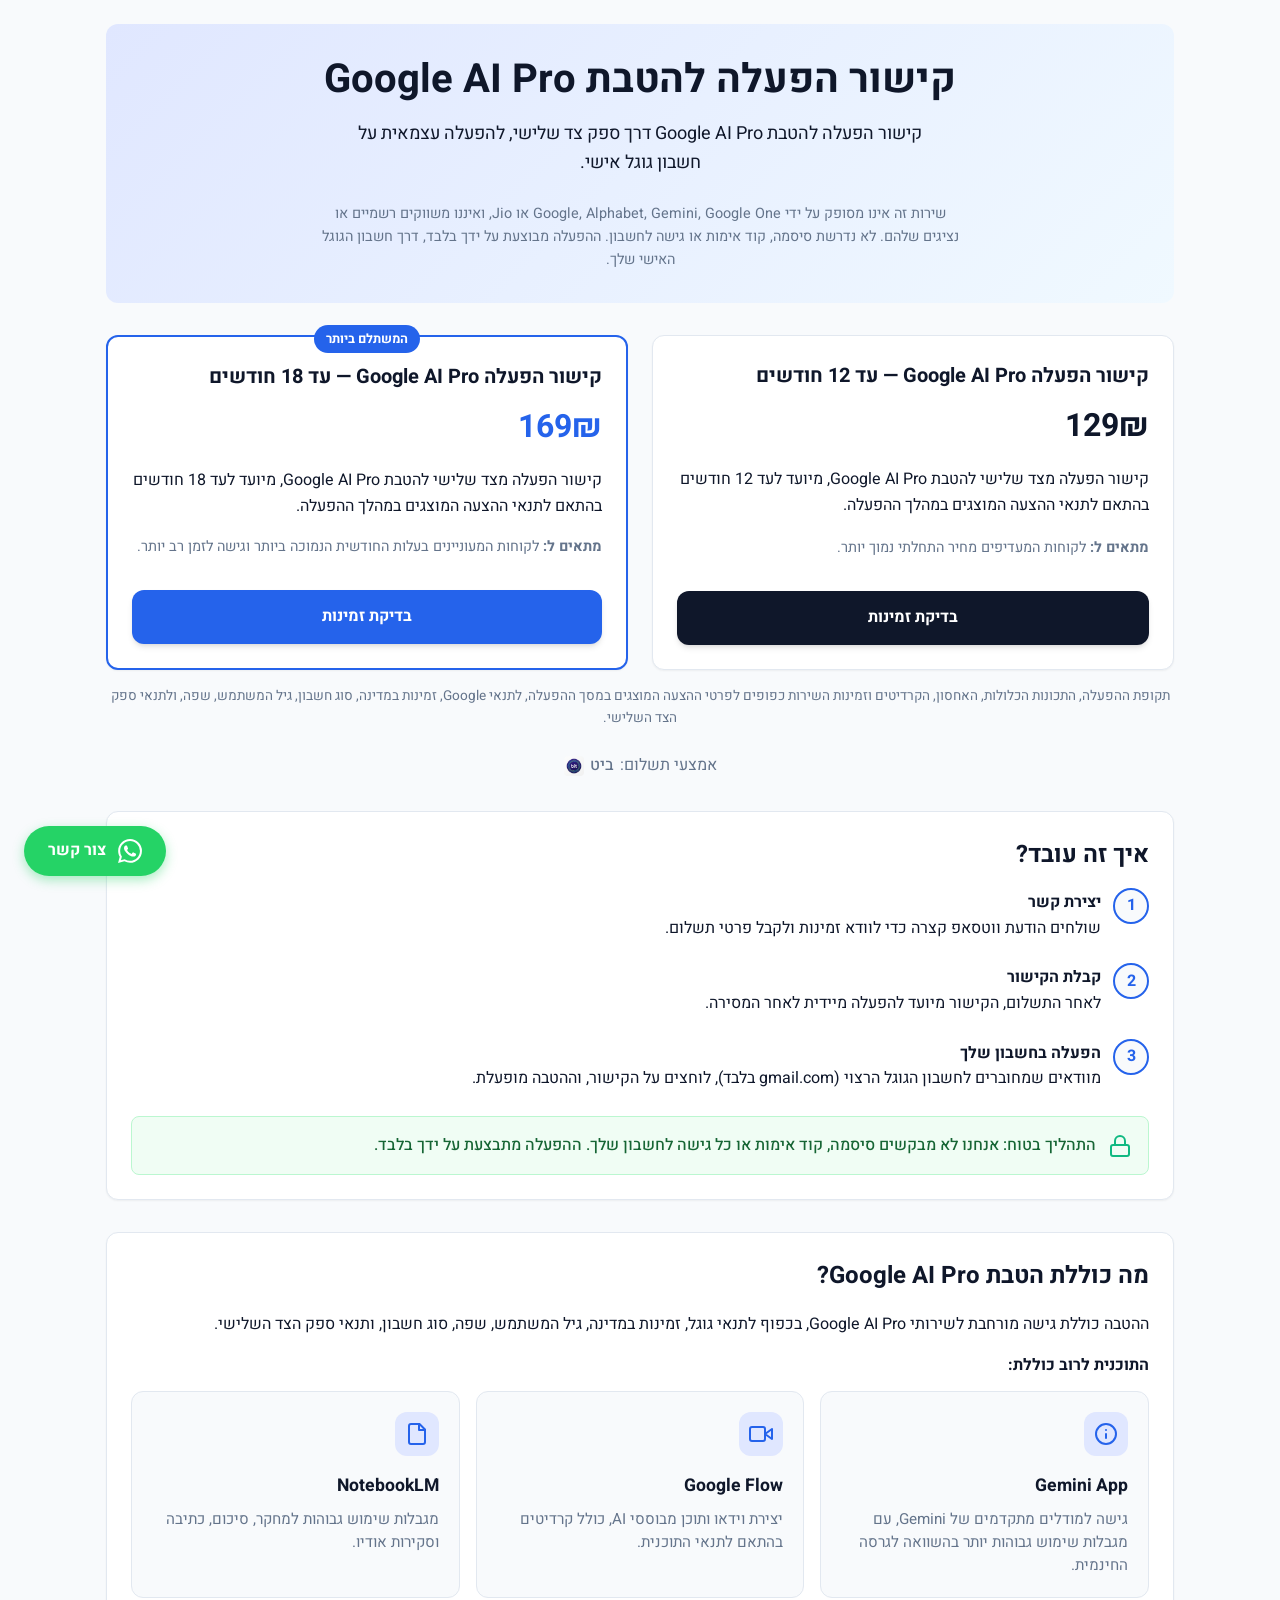
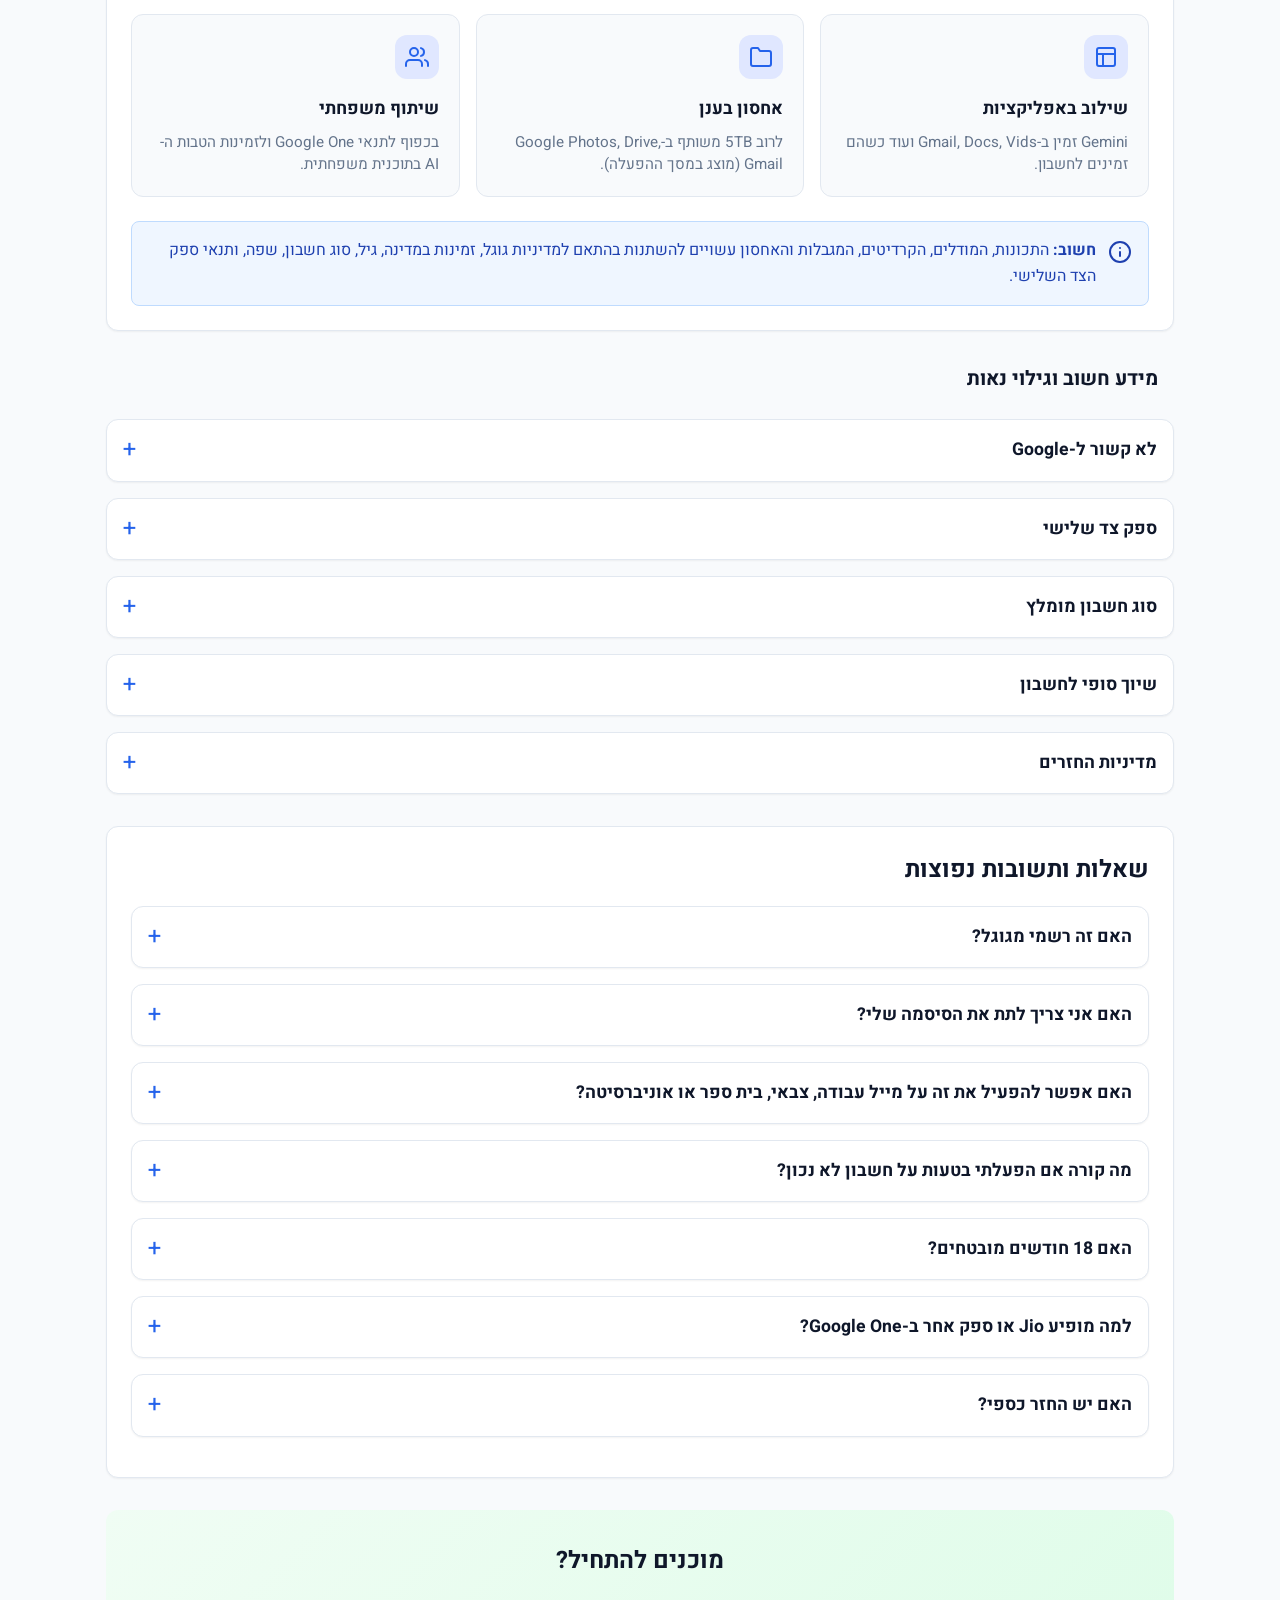
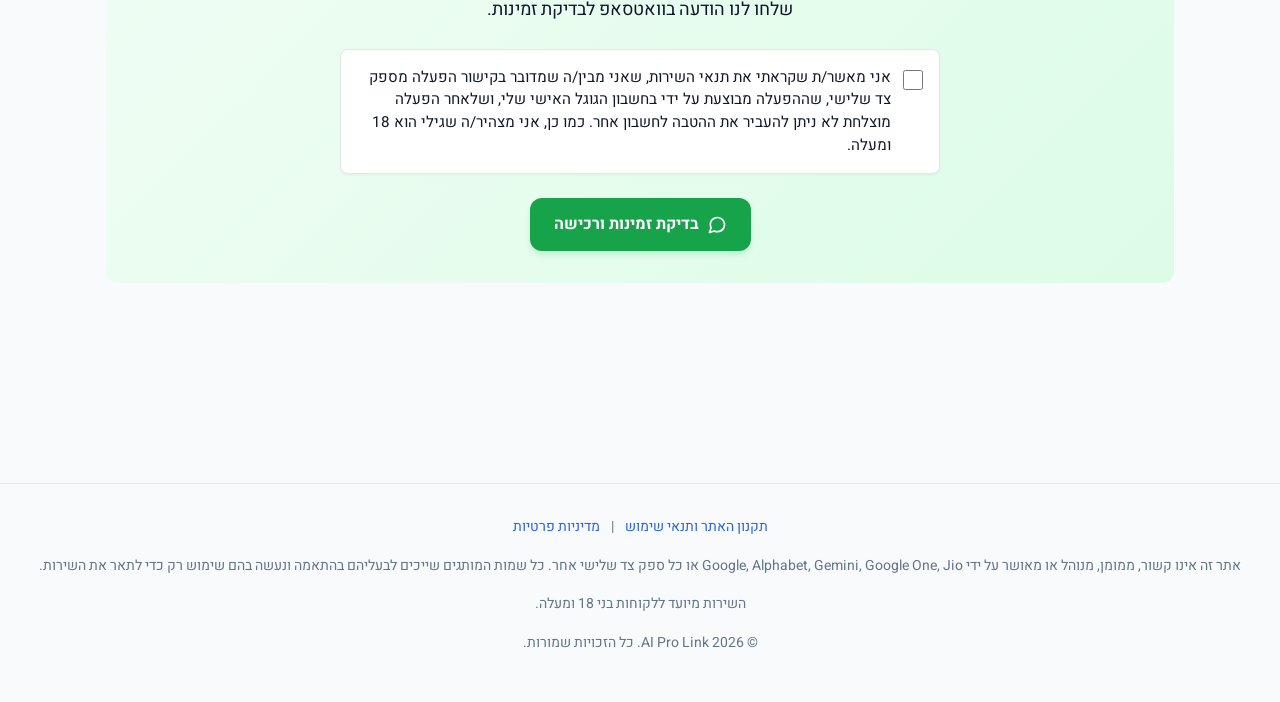
<file: index.html>
<!DOCTYPE html>
<html lang="he" dir="rtl">

<head>
    <meta charset="UTF-8">
    <meta name="viewport" content="width=device-width, initial-scale=1.0">
    <title>קישור הפעלה AI Pro</title>
    <meta name="description" content="קישור הפעלה ל-Google AI Pro ו-Gemini Advanced. תשלום חד פעמי, הפעלה עצמאית.">
    <link rel="preconnect" href="https://fonts.googleapis.com">
    <link rel="preconnect" href="https://fonts.gstatic.com" crossorigin>
    <link href="https://fonts.googleapis.com/css2?family=Heebo:wght@400;500;700&display=swap" rel="stylesheet">
    <link rel="stylesheet" href="css/styles.css">
</head>

<body>

    <main class="container">

        <!-- Hero Section -->
        <header class="hero">
            <h1>קישור הפעלה להטבת Google AI Pro</h1>
            <p>קישור הפעלה להטבת Google AI Pro דרך ספק צד שלישי, להפעלה עצמאית על חשבון גוגל אישי.</p>
            <p style="font-size: 0.9rem; color: var(--text-muted); max-width: 650px; margin: 0 auto;">שירות זה אינו
                מסופק על ידי Google, Alphabet, Gemini, Google One או Jio, ואיננו משווקים רשמיים או נציגים שלהם. לא נדרשת
                סיסמה, קוד אימות או גישה לחשבון. ההפעלה מבוצעת על ידך בלבד, דרך חשבון הגוגל האישי שלך.</p>
        </header>

        <!-- Pricing Section -->
        <section class="pricing-section" style="margin-bottom: 32px;">
            <div
                style="display: grid; grid-template-columns: repeat(auto-fit, minmax(280px, 1fr)); gap: 24px; margin-bottom: 16px;">

                <!-- 12-Month Plan -->
                <div class="card pricing-card" style="display: flex; flex-direction: column;">
                    <h3 style="margin-bottom: 8px;">קישור הפעלה Google AI Pro — עד 12 חודשים</h3>
                    <div class="price-display" style="margin-bottom: 16px; color: var(--text-main);">129₪</div>
                    <p style="flex-grow: 1;">קישור הפעלה מצד שלישי להטבת Google AI Pro, מיועד לעד 12 חודשים בהתאם לתנאי
                        ההצעה המוצגים במהלך ההפעלה.</p>
                    <p class="text-muted" style="font-size: 0.9rem;"><strong>מתאים ל:</strong> לקוחות המעדיפים מחיר
                        התחלתי נמוך יותר.</p>
                    <a href="#contact" class="btn btn-primary"
                        style="width: 100%; margin-top: 16px; background-color: var(--text-main); color: white;">בדיקת
                        זמינות</a>
                </div>

                <!-- 18-Month Plan -->
                <div class="card pricing-card"
                    style="display: flex; flex-direction: column; position: relative; border: 2px solid var(--primary);">
                    <div
                        style="position: absolute; top: -12px; left: 50%; transform: translateX(-50%); background-color: var(--primary); color: white; padding: 4px 12px; border-radius: 20px; font-size: 0.8rem; font-weight: bold; white-space: nowrap;">
                        המשתלם ביותר</div>
                    <h3 style="margin-bottom: 8px;">קישור הפעלה Google AI Pro — עד 18 חודשים</h3>
                    <div class="price-display" style="margin-bottom: 16px; color: var(--primary);">169₪</div>
                    <p style="flex-grow: 1;">קישור הפעלה מצד שלישי להטבת Google AI Pro, מיועד לעד 18 חודשים בהתאם לתנאי
                        ההצעה המוצגים במהלך ההפעלה.</p>
                    <p class="text-muted" style="font-size: 0.9rem;"><strong>מתאים ל:</strong> לקוחות המעוניינים בעלות
                        החודשית הנמוכה ביותר וגישה לזמן רב יותר.</p>
                    <a href="#contact" class="btn btn-primary" style="width: 100%; margin-top: 16px;">בדיקת זמינות</a>
                </div>

            </div>
            <p class="text-muted" style="font-size: 0.85rem; text-align: center;">תקופת ההפעלה, התכונות הכלולות, האחסון,
                הקרדיטים וזמינות השירות כפופים לפרטי ההצעה המוצגים במסך ההפעלה, לתנאי Google, זמינות במדינה, סוג חשבון,
                גיל המשתמש, שפה, ולתנאי ספק הצד השלישי.</p>

            <div class="text-center" style="margin-top: 24px;">
                <div class="text-muted" style="display: flex; justify-content: center; align-items: center; gap: 6px;">
                    <span>אמצעי תשלום:</span>
                    <span data-config="paymentMethods" style="font-weight: 500;"></span>
                    <img src="images/bit-logo.png" alt="bit"
                        style="height: 20px; width: auto; vertical-align: middle; border-radius: 4px;">
                </div>
            </div>
        </section>

        <!-- How It Works -->
        <section class="card">
            <h2>איך זה עובד?</h2>
            <ol class="steps-list">
                <li>
                    <strong>יצירת קשר</strong>
                    <p>שולחים הודעת ווטסאפ קצרה כדי לוודא זמינות ולקבל פרטי תשלום.</p>
                </li>
                <li>
                    <strong>קבלת הקישור</strong>
                    <p>לאחר התשלום, הקישור מיועד להפעלה מיידית לאחר המסירה.</p>
                </li>
                <li>
                    <strong>הפעלה בחשבון שלך</strong>
                    <p>מוודאים שמחוברים לחשבון הגוגל הרצוי (gmail.com בלבד), לוחצים על הקישור, וההטבה מופעלת.</p>
                </li>
            </ol>
            <div class="trust-badge">
                <svg width="24" height="24" viewBox="0 0 24 24" fill="none" stroke="currentColor" stroke-width="2"
                    stroke-linecap="round" stroke-linejoin="round">
                    <rect x="3" y="11" width="18" height="11" rx="2" ry="2"></rect>
                    <path d="M7 11V7a5 5 0 0 1 10 0v4"></path>
                </svg>
                <span>התהליך בטוח: אנחנו לא מבקשים סיסמה, קוד אימות או כל גישה לחשבון שלך. ההפעלה מתבצעת על ידך
                    בלבד.</span>
            </div>
        </section>

        <!-- What is included -->
        <section class="card">
            <h2>מה כוללת הטבת Google AI Pro?</h2>
            <p>ההטבה כוללת גישה מורחבת לשירותי Google AI Pro, בכפוף לתנאי גוגל, זמינות במדינה, גיל המשתמש, שפה, סוג
                חשבון, ותנאי ספק הצד השלישי.</p>
            <p style="margin-top: 12px; margin-bottom: 12px;"><strong>התוכנית לרוב כוללת:</strong></p>
            <div class="horizontal-scroll-container">
                <div class="benefit-card">
                    <div class="benefit-icon">
                        <svg width="24" height="24" viewBox="0 0 24 24" fill="none" stroke="currentColor" stroke-width="2" stroke-linecap="round" stroke-linejoin="round"><circle cx="12" cy="12" r="10"></circle><path d="M12 16v-4"></path><path d="M12 8h.01"></path></svg>
                    </div>
                    <h4>Gemini App</h4>
                    <p>גישה למודלים מתקדמים של Gemini, עם מגבלות שימוש גבוהות יותר בהשוואה לגרסה החינמית.</p>
                </div>
                <div class="benefit-card">
                    <div class="benefit-icon">
                        <svg width="24" height="24" viewBox="0 0 24 24" fill="none" stroke="currentColor" stroke-width="2" stroke-linecap="round" stroke-linejoin="round"><polygon points="23 7 16 12 23 17 23 7"></polygon><rect x="1" y="5" width="15" height="14" rx="2" ry="2"></rect></svg>
                    </div>
                    <h4>Google Flow</h4>
                    <p>יצירת וידאו ותוכן מבוססי AI, כולל קרדיטים בהתאם לתנאי התוכנית.</p>
                </div>
                <div class="benefit-card">
                    <div class="benefit-icon">
                        <svg width="24" height="24" viewBox="0 0 24 24" fill="none" stroke="currentColor" stroke-width="2" stroke-linecap="round" stroke-linejoin="round"><path d="M14.5 2H6a2 2 0 0 0-2 2v16a2 2 0 0 0 2 2h12a2 2 0 0 0 2-2V7.5L14.5 2z"></path><polyline points="14 2 14 8 20 8"></polyline></svg>
                    </div>
                    <h4>NotebookLM</h4>
                    <p>מגבלות שימוש גבוהות למחקר, סיכום, כתיבה וסקירות אודיו.</p>
                </div>
                <div class="benefit-card">
                    <div class="benefit-icon">
                        <svg width="24" height="24" viewBox="0 0 24 24" fill="none" stroke="currentColor" stroke-width="2" stroke-linecap="round" stroke-linejoin="round"><rect x="3" y="3" width="18" height="18" rx="2" ry="2"></rect><line x1="3" y1="9" x2="21" y2="9"></line><line x1="9" y1="21" x2="9" y2="9"></line></svg>
                    </div>
                    <h4>שילוב באפליקציות</h4>
                    <p>Gemini זמין ב-Gmail, Docs, Vids ועוד כשהם זמינים לחשבון.</p>
                </div>
                <div class="benefit-card">
                    <div class="benefit-icon">
                        <svg width="24" height="24" viewBox="0 0 24 24" fill="none" stroke="currentColor" stroke-width="2" stroke-linecap="round" stroke-linejoin="round"><path d="M22 19a2 2 0 0 1-2 2H4a2 2 0 0 1-2-2V5a2 2 0 0 1 2-2h5l2 3h9a2 2 0 0 1 2 2z"></path></svg>
                    </div>
                    <h4>אחסון בענן</h4>
                    <p>לרוב 5TB משותף ב-Google Photos, Drive, Gmail (מוצג במסך ההפעלה).</p>
                </div>
                <div class="benefit-card">
                    <div class="benefit-icon">
                        <svg width="24" height="24" viewBox="0 0 24 24" fill="none" stroke="currentColor" stroke-width="2" stroke-linecap="round" stroke-linejoin="round"><path d="M17 21v-2a4 4 0 0 0-4-4H5a4 4 0 0 0-4 4v2"></path><circle cx="9" cy="7" r="4"></circle><path d="M23 21v-2a4 4 0 0 0-3-3.87"></path><path d="M16 3.13a4 4 0 0 1 0 7.75"></path></svg>
                    </div>
                    <h4>שיתוף משפחתי</h4>
                    <p>בכפוף לתנאי Google One ולזמינות הטבות ה-AI בתוכנית משפחתית.</p>
                </div>
            </div>
            <div class="alert alert-info" style="margin-top: 16px; margin-bottom: 0;">
                <svg width="24" height="24" viewBox="0 0 24 24" fill="none" stroke="currentColor" stroke-width="2"
                    stroke-linecap="round" stroke-linejoin="round">
                    <circle cx="12" cy="12" r="10"></circle>
                    <line x1="12" y1="16" x2="12" y2="12"></line>
                    <line x1="12" y1="8" x2="12.01" y2="8"></line>
                </svg>
                <div>
                    <strong>חשוב:</strong> התכונות, המודלים, הקרדיטים, המגבלות והאחסון עשויים להשתנות בהתאם למדיניות
                    גוגל, זמינות במדינה, גיל, סוג חשבון, שפה, ותנאי ספק הצד השלישי.
                </div>
            </div>
        </section>

        <!-- Important Information (Accordions) -->
        <section class="card" style="background-color: transparent; box-shadow: none; border: none; padding: 0;">
            <h2 style="padding: 0 16px; margin-bottom: 24px; font-size: 1.25rem;">מידע חשוב וגילוי נאות</h2>
            
            <details class="premium-accordion">
                <summary>לא קשור ל-Google</summary>
                <div class="details-content">
                    <p>השירות אינו מטעם Google, Gemini, Google One או Jio ואיננו שותפים רשמיים שלהם. כל שמות המותגים שייכים לבעליהם בהתאמה ונעשה בהם שימוש רק כדי לתאר את השירות.</p>
                </div>
            </details>
            
            <details class="premium-accordion">
                <summary>ספק צד שלישי</summary>
                <div class="details-content">
                    <p>מדובר בקישורי הפעלה מספקי צד שלישי, המופעלים דרך ממשק ההפעלה של גוגל. לאחר ההפעלה, עשוי להופיע שם של ספק צד שלישי ב-Google One. זהו חלק ממבנה ההטבה ואינו מעיד שאתר זה הוא נציג רשמי של אותו ספק.</p>
                </div>
            </details>

            <details class="premium-accordion">
                <summary>סוג חשבון מומלץ</summary>
                <div class="details-content">
                    <p>יש להפעיל את הקישור רק על חשבון Gmail פרטי. חשבונות עבודה, צבא, בית ספר, אוניברסיטה או חשבונות המנוהלים על ידי ארגון (Google Workspace) אינם מומלצים.</p>
                </div>
            </details>

            <details class="premium-accordion">
                <summary>שיוך סופי לחשבון</summary>
                <div class="details-content">
                    <p>לפני ההפעלה, ודא שאתה מחובר לחשבון הנכון. לאחר הפעלה מוצלחת, הקישור משויך לחשבון שנבחר ולא ניתן להעבירו לחשבון אחר.</p>
                </div>
            </details>

            <details class="premium-accordion">
                <summary>מדיניות החזרים</summary>
                <div class="details-content">
                    <p>אם הקישור אינו עובד לפני ההפעלה, יסופק קישור חלופי או החזר כספי. אחרי ההפעלה, אחריותנו מוגבלת להפעלה התקינה. המשך השירות כפוף למדיניות גוגל. לא יינתן החזר על חרטה או הפעלה בחשבון שגוי.</p>
                </div>
            </details>
        </section>

        <!-- FAQ -->
        <section class="card">
            <h2>שאלות ותשובות נפוצות</h2>
            <div id="faq-container">
                <!-- FAQ items will be injected here via app.js -->
            </div>
        </section>

        <!-- Final CTA -->
        <section class="hero" id="contact" style="background: linear-gradient(135deg, #f0fdf4 0%, #dcfce7 100%);">
            <h2>מוכנים להתחיל?</h2>
            <p>שלחו לנו הודעה בוואטסאפ לבדיקת זמינות.</p>

            <div
                style="background-color: white; padding: 16px; border-radius: 8px; border: 1px solid var(--border-color); margin-bottom: 24px; text-align: right; max-width: 600px; margin-left: auto; margin-right: auto; box-shadow: 0 1px 3px rgba(0,0,0,0.05);">
                <label style="display: flex; align-items: flex-start; gap: 12px; cursor: pointer;">
                    <input type="checkbox" id="terms-checkbox"
                        style="margin-top: 4px; width: 20px; height: 20px; flex-shrink: 0; accent-color: var(--primary);">
                    <span style="font-size: 0.95rem; line-height: 1.5;">אני מאשר/ת שקראתי את תנאי השירות, שאני מבין/ה
                        שמדובר בקישור הפעלה מספק צד שלישי, שההפעלה מבוצעת על ידי בחשבון הגוגל האישי שלי, ושלאחר הפעלה
                        מוצלחת לא ניתן להעביר את ההטבה לחשבון אחר. כמו כן, אני מצהיר/ה שגילי הוא 18 ומעלה.</span>
                </label>
            </div>

            <a href="#" class="btn btn-primary whatsapp-link"
                style="background-color: #16a34a; box-shadow: 0 4px 6px -1px rgba(22, 163, 74, 0.2);">
                <svg width="20" height="20" viewBox="0 0 24 24" fill="none" stroke="currentColor" stroke-width="2"
                    stroke-linecap="round" stroke-linejoin="round">
                    <path
                        d="M21 11.5a8.38 8.38 0 0 1-.9 3.8 8.5 8.5 0 0 1-7.6 4.7 8.38 8.38 0 0 1-3.8-.9L3 21l1.9-5.7a8.38 8.38 0 0 1-.9-3.8 8.5 8.5 0 0 1 4.7-7.6 8.38 8.38 0 0 1 3.8-.9h.5a8.48 8.48 0 0 1 8 8v.5z">
                    </path>
                </svg>
                בדיקת זמינות ורכישה
            </a>
        </section>

    </main>

    <!-- Sticky WhatsApp CTA for mobile/desktop -->
    <a href="#" class="sticky-whatsapp whatsapp-link" aria-label="יצירת קשר בוואטסאפ">
        <svg width="24" height="24" viewBox="0 0 24 24" fill="currentColor">
            <path
                d="M17.472 14.382c-.297-.149-1.758-.867-2.03-.967-.273-.099-.471-.148-.67.15-.197.297-.767.966-.94 1.164-.173.199-.347.223-.644.075-.297-.15-1.255-.463-2.39-1.475-.883-.788-1.48-1.761-1.653-2.059-.173-.297-.018-.458.13-.606.134-.133.298-.347.446-.52.149-.174.198-.298.298-.497.099-.198.05-.371-.025-.52-.075-.149-.669-1.612-.916-2.207-.242-.579-.487-.5-.669-.51a12.8 12.8 0 0 0-.57-.01c-.198 0-.52.074-.792.372-.272.297-1.04 1.016-1.04 2.479 0 1.462 1.065 2.875 1.213 3.074.149.198 2.096 3.2 5.077 4.487.709.306 1.262.489 1.694.625.712.227 1.36.195 1.871.118.571-.085 1.758-.719 2.006-1.413.248-.694.248-1.289.173-1.413-.074-.124-.272-.198-.57-.347m-5.421 7.403h-.004a9.87 9.87 0 0 1-5.031-1.378l-.361-.214-3.741.982.998-3.648-.235-.374a9.86 9.86 0 0 1-1.51-5.26c.001-5.45 4.436-9.884 9.888-9.884 2.64 0 5.122 1.03 6.988 2.898a9.825 9.825 0 0 1 2.893 6.994c-.003 5.45-4.437 9.884-9.885 9.884m8.413-18.297A11.815 11.815 0 0 0 12.05 0C5.495 0 .16 5.335.157 11.892c0 2.096.547 4.142 1.588 5.945L.057 24l6.305-1.654a11.882 11.882 0 0 0 5.683 1.448h.005c6.554 0 11.89-5.335 11.893-11.893a11.821 11.821 0 0 0-3.48-8.413Z" />
        </svg>
        צור קשר
    </a>

    <!-- Sticky Mobile CTA Bar -->
    <div class="sticky-mobile-cta">
        <div class="mobile-cta-pricing">
            <div class="cta-price-row">129₪ <span>/ 12m</span></div>
            <div class="cta-price-row">169₪ <span>/ 18m</span></div>
        </div>
        <a href="#contact" class="btn btn-primary cta-action whatsapp-link" style="background-color: #16a34a; box-shadow: 0 4px 6px -1px rgba(22, 163, 74, 0.2);" aria-label="בדיקת זמינות בוואטסאפ">
            בדיקת זמינות
        </a>
    </div>

    <footer>
        <div style="margin-bottom: 16px;">
            <a href="terms.html">תקנון האתר ותנאי שימוש</a>
            <span>|</span>
            <a href="privacy.html">מדיניות פרטיות</a>
        </div>
        <p>אתר זה אינו קשור, ממומן, מנוהל או מאושר על ידי Google, Alphabet, Gemini, Google One, Jio או כל ספק צד שלישי
            אחר. כל שמות המותגים שייכים לבעליהם בהתאמה ונעשה בהם שימוש רק כדי לתאר את השירות.</p>
        <p style="margin-top: 8px;">השירות מיועד ללקוחות בני 18 ומעלה.</p>
        <p style="margin-top: 16px;">&copy; 2026 <span data-config="siteName"></span>. כל הזכויות שמורות.</p>
    </footer>

    <script src="js/config.js"></script>
    <script src="js/faq-data.js"></script>
    <script src="js/app.js"></script>
</body>

</html>
</file>
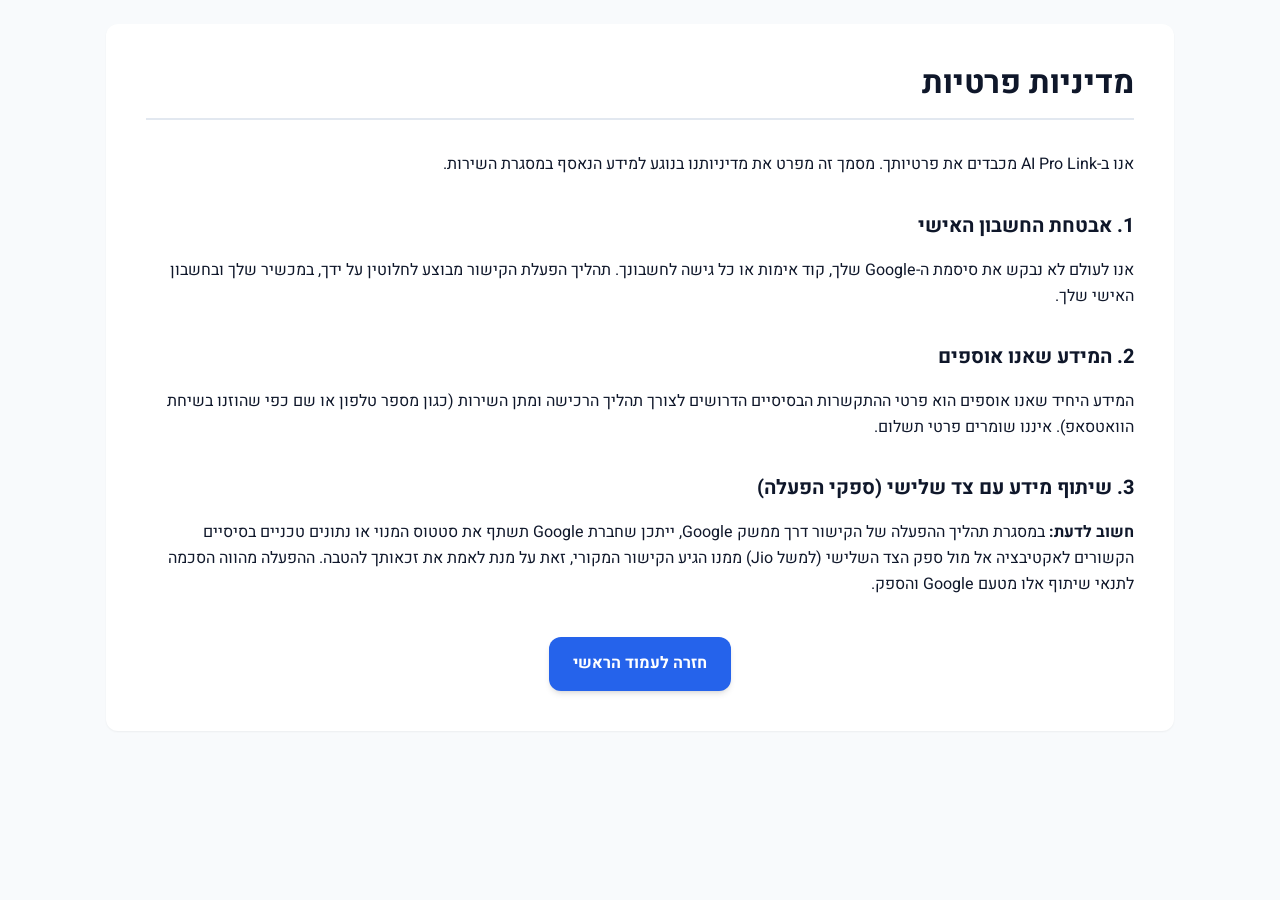
<file: privacy.html>
<!DOCTYPE html>
<html lang="he" dir="rtl">
<head>
    <meta charset="UTF-8">
    <meta name="viewport" content="width=device-width, initial-scale=1.0">
    <title>מדיניות פרטיות</title>
    <link rel="preconnect" href="https://fonts.googleapis.com">
    <link rel="preconnect" href="https://fonts.gstatic.com" crossorigin>
    <link href="https://fonts.googleapis.com/css2?family=Heebo:wght@400;500;700&display=swap" rel="stylesheet">
    <link rel="stylesheet" href="css/styles.css">
</head>
<body>
    <main class="container">
        <article class="legal-page">
            <h1>מדיניות פרטיות</h1>
            
            <p>אנו ב-<span data-config="siteName"></span> מכבדים את פרטיותך. מסמך זה מפרט את מדיניותנו בנוגע למידע הנאסף במסגרת השירות.</p>
            
            <h2>1. אבטחת החשבון האישי</h2>
            <p>אנו לעולם לא נבקש את סיסמת ה-Google שלך, קוד אימות או כל גישה לחשבונך. תהליך הפעלת הקישור מבוצע לחלוטין על ידך, במכשיר שלך ובחשבון האישי שלך.</p>
            
            <h2>2. המידע שאנו אוספים</h2>
            <p>המידע היחיד שאנו אוספים הוא פרטי ההתקשרות הבסיסיים הדרושים לצורך תהליך הרכישה ומתן השירות (כגון מספר טלפון או שם כפי שהוזנו בשיחת הוואטסאפ). איננו שומרים פרטי תשלום.</p>

            <h2>3. שיתוף מידע עם צד שלישי (ספקי הפעלה)</h2>
            <p><strong>חשוב לדעת:</strong> במסגרת תהליך ההפעלה של הקישור דרך ממשק Google, ייתכן שחברת Google תשתף את סטטוס המנוי או נתונים טכניים בסיסיים הקשורים לאקטיבציה אל מול ספק הצד השלישי (למשל Jio) ממנו הגיע הקישור המקורי, זאת על מנת לאמת את זכאותך להטבה. ההפעלה מהווה הסכמה לתנאי שיתוף אלו מטעם Google והספק.</p>

            <div style="margin-top: 40px; text-align: center;">
                <a href="index.html" class="btn btn-primary">חזרה לעמוד הראשי</a>
            </div>
        </article>
    </main>

    <script src="js/config.js"></script>
    <script src="js/app.js"></script>
</body>
</html>
</file>
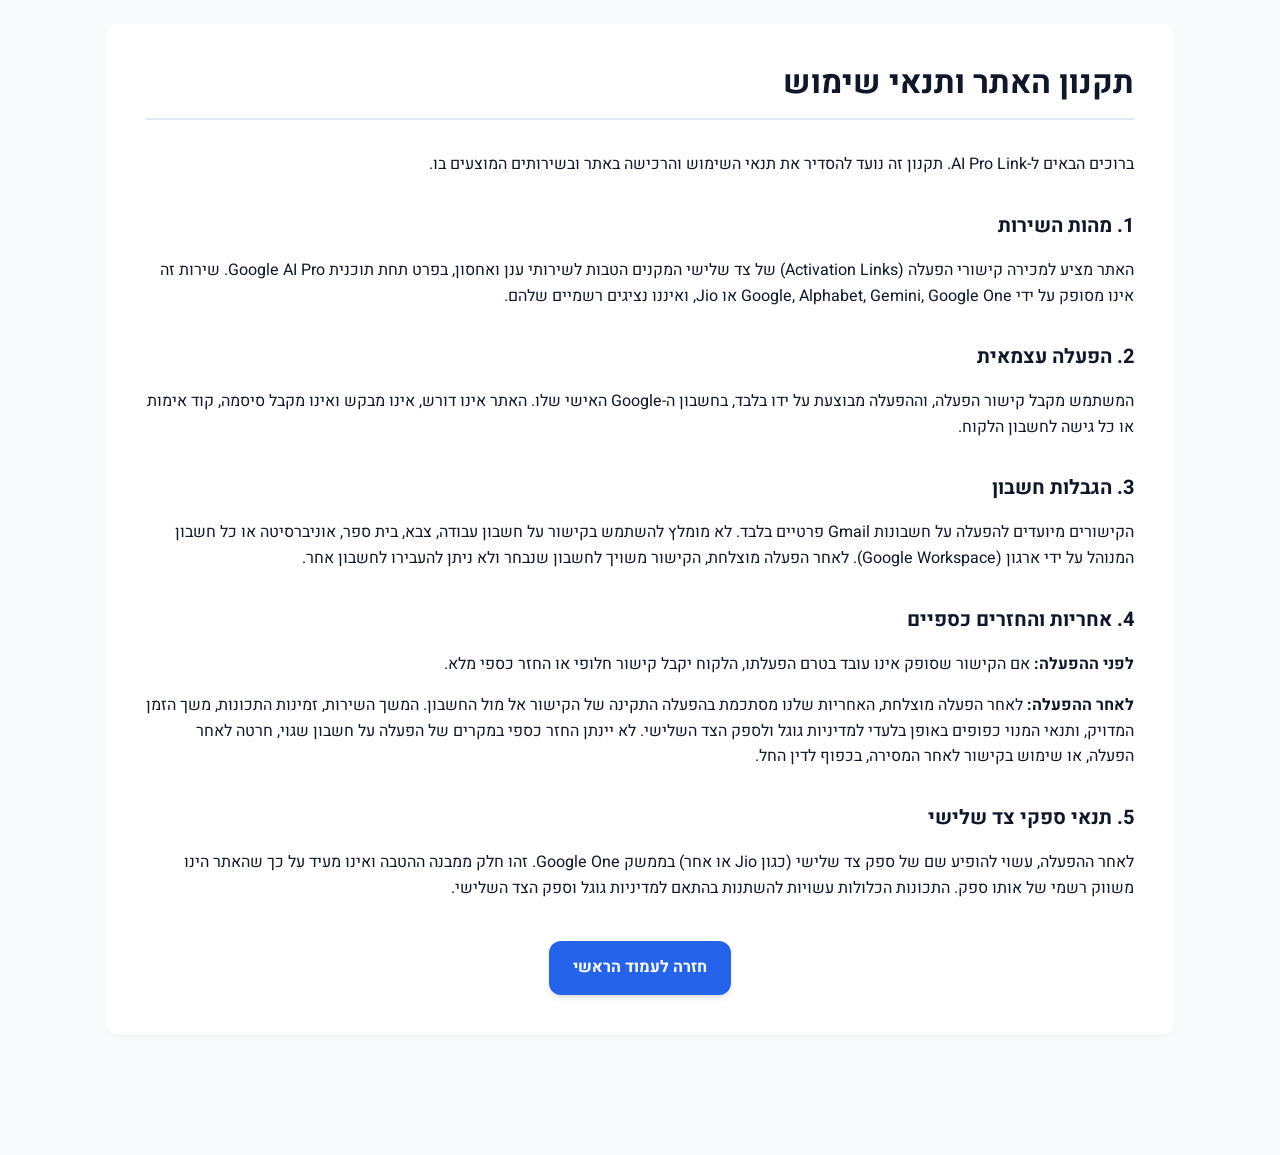
<file: terms.html>
<!DOCTYPE html>
<html lang="he" dir="rtl">
<head>
    <meta charset="UTF-8">
    <meta name="viewport" content="width=device-width, initial-scale=1.0">
    <title>תקנון האתר ותנאי שימוש</title>
    <link rel="preconnect" href="https://fonts.googleapis.com">
    <link rel="preconnect" href="https://fonts.gstatic.com" crossorigin>
    <link href="https://fonts.googleapis.com/css2?family=Heebo:wght@400;500;700&display=swap" rel="stylesheet">
    <link rel="stylesheet" href="css/styles.css">
</head>
<body>
    <main class="container">
        <article class="legal-page">
            <h1>תקנון האתר ותנאי שימוש</h1>
            
            <p>ברוכים הבאים ל-<span data-config="siteName"></span>. תקנון זה נועד להסדיר את תנאי השימוש והרכישה באתר ובשירותים המוצעים בו.</p>
            
            <h2>1. מהות השירות</h2>
            <p>האתר מציע למכירה קישורי הפעלה (Activation Links) של צד שלישי המקנים הטבות לשירותי ענן ואחסון, בפרט תחת תוכנית Google AI Pro. שירות זה אינו מסופק על ידי Google, Alphabet, Gemini, Google One או Jio, ואיננו נציגים רשמיים שלהם.</p>
            
            <h2>2. הפעלה עצמאית</h2>
            <p>המשתמש מקבל קישור הפעלה, וההפעלה מבוצעת על ידו בלבד, בחשבון ה-Google האישי שלו. האתר אינו דורש, אינו מבקש ואינו מקבל סיסמה, קוד אימות או כל גישה לחשבון הלקוח.</p>

            <h2>3. הגבלות חשבון</h2>
            <p>הקישורים מיועדים להפעלה על חשבונות Gmail פרטיים בלבד. לא מומלץ להשתמש בקישור על חשבון עבודה, צבא, בית ספר, אוניברסיטה או כל חשבון המנוהל על ידי ארגון (Google Workspace). לאחר הפעלה מוצלחת, הקישור משויך לחשבון שנבחר ולא ניתן להעבירו לחשבון אחר.</p>

            <h2>4. אחריות והחזרים כספיים</h2>
            <p><strong>לפני ההפעלה:</strong> אם הקישור שסופק אינו עובד בטרם הפעלתו, הלקוח יקבל קישור חלופי או החזר כספי מלא.</p>
            <p><strong>לאחר ההפעלה:</strong> לאחר הפעלה מוצלחת, האחריות שלנו מסתכמת בהפעלה התקינה של הקישור אל מול החשבון. המשך השירות, זמינות התכונות, משך הזמן המדויק, ותנאי המנוי כפופים באופן בלעדי למדיניות גוגל ולספק הצד השלישי. לא יינתן החזר כספי במקרים של הפעלה על חשבון שגוי, חרטה לאחר הפעלה, או שימוש בקישור לאחר המסירה, בכפוף לדין החל.</p>

            <h2>5. תנאי ספקי צד שלישי</h2>
            <p>לאחר ההפעלה, עשוי להופיע שם של ספק צד שלישי (כגון Jio או אחר) בממשק Google One. זהו חלק ממבנה ההטבה ואינו מעיד על כך שהאתר הינו משווק רשמי של אותו ספק. התכונות הכלולות עשויות להשתנות בהתאם למדיניות גוגל וספק הצד השלישי.</p>

            <div style="margin-top: 40px; text-align: center;">
                <a href="index.html" class="btn btn-primary">חזרה לעמוד הראשי</a>
            </div>
        </article>
    </main>

    <script src="js/config.js"></script>
    <script src="js/app.js"></script>
</body>
</html>
</file>
<file: css/styles.css>
:root {
    --bg-page: #f8fafc;
    --bg-card: #ffffff;
    --border-color: #e2e8f0;
    --primary: #2563eb;
    --primary-hover: #1d4ed8;
    --secondary: #0ea5e9;
    --text-main: #0f172a;
    --text-muted: #64748b;
    --success: #10b981;
    --warning: #f59e0b;
    --danger: #ef4444;
    --shadow-sm: 0 1px 2px 0 rgb(0 0 0 / 0.05);
    --shadow-md: 0 4px 6px -1px rgb(0 0 0 / 0.1), 0 2px 4px -2px rgb(0 0 0 / 0.1);
    --border-radius: 12px;
}

* {
    box-sizing: border-box;
    margin: 0;
    padding: 0;
}

html,
body {
    font-family: 'Heebo', sans-serif;
    background-color: var(--bg-page);
    color: var(--text-main);
    line-height: 1.6;
    scroll-behavior: smooth;
}

.container {
    max-width: 1100px;
    margin: 0 auto;
    padding: 24px 16px;
    padding-bottom: 120px;
}

/* Typography */
h1,
h2,
h3 {
    font-weight: 700;
    color: var(--text-main);
    margin-bottom: 16px;
}

h1 {
    font-size: 2.5rem;
    line-height: 1.2;
}

h2 {
    font-size: 1.5rem;
}

h3 {
    font-size: 1.25rem;
}

p {
    margin-bottom: 16px;
}

.text-muted {
    color: var(--text-muted);
}

.text-center {
    text-align: center;
}

.font-bold {
    font-weight: 700;
}

/* Sections & Cards */
section {
    margin-bottom: 32px;
}

.card {
    background: var(--bg-card);
    border-radius: var(--border-radius);
    padding: 24px;
    box-shadow: var(--shadow-sm);
    border: 1px solid var(--border-color);
}

/* Hero */
.hero {
    text-align: center;
    padding: 32px 16px;
    background: linear-gradient(135deg, #e0e7ff 0%, #f0f9ff 100%);
    border-radius: var(--border-radius);
    margin-bottom: 32px;
}

.hero p {
    font-size: 1.125rem;
    max-width: 600px;
    margin: 0 auto 24px auto;
}

/* Buttons */
.btn {
    display: inline-flex;
    align-items: center;
    justify-content: center;
    padding: 14px 24px;
    border-radius: 12px;
    font-weight: 700;
    text-decoration: none;
    transition: all 0.2s ease;
    border: none;
    cursor: pointer;
    font-family: inherit;
    font-size: 1rem;
    gap: 8px;
}

.btn-primary {
    background-color: var(--primary);
    color: white;
    box-shadow: var(--shadow-md);
}

.btn-primary:hover {
    background-color: var(--primary-hover);
    transform: translateY(-1px);
}

/* Availability Card */
.availability-card {
    display: flex;
    justify-content: space-between;
    align-items: center;
    flex-wrap: wrap;
    gap: 16px;
}

.status-badge {
    display: inline-flex;
    align-items: center;
    gap: 6px;
    padding: 6px 12px;
    border-radius: 20px;
    font-size: 0.875rem;
    font-weight: 700;
}

.status-badge.available {
    background-color: #d1fae5;
    color: #065f46;
}

.status-badge.available::before {
    content: "";
    display: block;
    width: 8px;
    height: 8px;
    background-color: var(--success);
    border-radius: 50%;
}

.price-display {
    font-size: 2rem;
    font-weight: 700;
    color: var(--primary);
}

/* How It Works List */
.steps-list {
    list-style: none;
    counter-reset: steps;
}

.steps-list li {
    position: relative;
    padding-inline-start: 48px;
    margin-bottom: 24px;
}

.steps-list li::before {
    counter-increment: steps;
    content: counter(steps);
    position: absolute;
    right: 0;
    top: -2px;
    width: 32px;
    height: 32px;
    background-color: var(--bg-page);
    color: var(--primary);
    border-radius: 50%;
    display: flex;
    align-items: center;
    justify-content: center;
    font-weight: 700;
    border: 2px solid var(--primary);
}

.trust-badge {
    display: flex;
    align-items: center;
    gap: 12px;
    background-color: #f0fdf4;
    border: 1px solid #bbf7d0;
    padding: 16px;
    border-radius: 8px;
    margin-top: 24px;
    color: #166534;
    font-weight: 500;
}

.trust-badge svg {
    color: var(--success);
    flex-shrink: 0;
}

/* Included List */
.check-list {
    list-style: none;
}

.check-list li {
    display: flex;
    align-items: flex-start;
    gap: 12px;
    margin-bottom: 12px;
}

.check-list li svg {
    color: var(--success);
    margin-top: 4px;
    flex-shrink: 0;
}

/* Warnings & Alerts */
.alert {
    padding: 16px;
    border-radius: 8px;
    margin-bottom: 16px;
    display: flex;
    gap: 12px;
    align-items: flex-start;
}

.alert svg {
    flex-shrink: 0;
    margin-top: 2px;
}

.alert-warning {
    background-color: #fffbeb;
    border: 1px solid #fde68a;
    color: #92400e;
}

.alert-danger {
    background-color: #fef2f2;
    border: 1px solid #fecaca;
    color: #b91c1c;
}

.alert-info {
    background-color: #eff6ff;
    border: 1px solid #bfdbfe;
    color: #1e40af;
}

/* Accordions & Grids */
details.premium-accordion {
    background: var(--bg-card);
    border: 1px solid var(--border-color);
    border-radius: var(--border-radius);
    padding: 16px;
    margin-bottom: 16px;
    box-shadow: var(--shadow-sm);
    transition: all 0.2s ease;
}

details.premium-accordion[open] {
    box-shadow: var(--shadow-md);
    border-color: #cbd5e1;
}

details.premium-accordion summary {
    font-weight: 700;
    font-size: 1.1rem;
    cursor: pointer;
    list-style: none;
    position: relative;
    padding-left: 28px;
    /* RTL - icon on left */
    color: var(--text-main);
    outline: none;
    user-select: none;
}

details.premium-accordion summary::-webkit-details-marker {
    display: none;
}

details.premium-accordion summary::after {
    content: "+";
    position: absolute;
    left: 0;
    top: 50%;
    transform: translateY(-50%);
    font-size: 1.5rem;
    font-weight: 400;
    color: var(--primary);
    transition: transform 0.2s ease;
}

details.premium-accordion[open] summary::after {
    content: "−";
    transform: translateY(-50%) rotate(180deg);
}

details.premium-accordion[open] summary {
    margin-bottom: 16px;
    border-bottom: 1px solid var(--border-color);
    padding-bottom: 12px;
}

.details-content {
    color: var(--text-muted);
    line-height: 1.6;
}

.details-content p {
    margin-bottom: 12px;
}

.details-content p:last-child {
    margin-bottom: 0;
}

/* Grids and Cards */
.grid-2 {
    display: grid;
    grid-template-columns: repeat(auto-fit, minmax(280px, 1fr));
    gap: 24px;
}

/* Horizontal Swipeable Cards */
.horizontal-scroll-container {
    display: flex;
    gap: 16px;
    overflow-x: auto;
    scroll-snap-type: x mandatory;
    scrollbar-width: none;
    padding-bottom: 8px;
}
.horizontal-scroll-container::-webkit-scrollbar {
    display: none;
}
.benefit-card {
    flex: 0 0 260px;
    scroll-snap-align: start;
    background: #f8fafc;
    border: 1px solid var(--border-color);
    border-radius: 12px;
    padding: 20px;
    display: flex;
    flex-direction: column;
    align-items: flex-start;
    transition: transform 0.2s, box-shadow 0.2s;
}
.benefit-card:hover {
    transform: translateY(-2px);
    box-shadow: var(--shadow-md);
    background: white;
}
.benefit-icon {
    width: 44px;
    height: 44px;
    border-radius: 12px;
    background-color: #e0e7ff;
    display: flex;
    align-items: center;
    justify-content: center;
    color: var(--primary);
    margin-bottom: 16px;
}
.benefit-card h4 {
    margin-bottom: 8px;
    font-size: 1.1rem;
    color: var(--text-main);
}
.benefit-card p {
    font-size: 0.95rem;
    color: var(--text-muted);
    margin: 0;
    line-height: 1.5;
}

@media (min-width: 769px) {
    .horizontal-scroll-container {
        flex-wrap: wrap;
        overflow-x: visible;
    }
    .benefit-card {
        flex: 1 1 calc(33.333% - 16px);
    }
}

.grid-3 {
    display: grid;
    grid-template-columns: repeat(auto-fit, minmax(220px, 1fr));
    gap: 20px;
}

.trust-badges-hero {
    display: flex;
    flex-wrap: wrap;
    justify-content: center;
    gap: 12px;
    margin-top: 16px;
    margin-bottom: 32px;
}

.trust-badge-pill {
    background-color: #dbeafe;
    color: #1e40af;
    padding: 6px 14px;
    border-radius: 20px;
    font-size: 0.85rem;
    font-weight: 500;
    display: flex;
    align-items: center;
    gap: 6px;
}

.trust-badge-pill svg {
    flex-shrink: 0;
}

/* Sticky WhatsApp CTA (Desktop) */
.sticky-whatsapp {
    position: fixed;
    bottom: 24px;
    left: 24px;
    background-color: #25D366;
    color: white;
    display: flex;
    align-items: center;
    gap: 12px;
    padding: 12px 24px;
    border-radius: 30px;
    text-decoration: none;
    font-weight: 700;
    box-shadow: 0 4px 12px rgba(37, 211, 102, 0.4);
    z-index: 1000;
    transition: transform 0.2s ease;
}

.sticky-whatsapp:hover {
    transform: scale(1.05);
}

.sticky-whatsapp svg {
    fill: currentColor;
}

/* Sticky Mobile CTA Bar */
.sticky-mobile-cta {
    display: none;
    position: fixed;
    bottom: 0;
    left: 0;
    width: 100%;
    background: white;
    border-top: 1px solid var(--border-color);
    padding: 12px 16px;
    box-shadow: 0 -4px 12px rgba(0,0,0,0.1);
    z-index: 1000;
    align-items: center;
    justify-content: space-between;
}
.mobile-cta-pricing {
    display: flex;
    flex-direction: column;
}
.cta-price-row {
    font-size: 0.9rem;
    font-weight: 700;
    color: var(--text-main);
}
.cta-price-row span {
    color: var(--text-muted);
    font-weight: 400;
    margin: 0 4px;
}
.cta-action {
    display: flex;
    align-items: center;
    font-size: 0.95rem;
    padding: 10px 16px;
    border-radius: 12px;
}

/* Footer */
footer {
    text-align: center;
    padding: 32px 16px;
    border-top: 1px solid var(--border-color);
    margin-top: 48px;
    font-size: 0.875rem;
    color: var(--text-muted);
}

footer a {
    color: var(--primary);
    text-decoration: none;
    margin: 0 8px;
}

footer a:hover {
    text-decoration: underline;
}

/* Page specific */
.legal-page {
    background-color: var(--bg-card);
    padding: 40px;
    border-radius: var(--border-radius);
    box-shadow: var(--shadow-sm);
}

.legal-page h1 {
    font-size: 2rem;
    border-bottom: 2px solid var(--border-color);
    padding-bottom: 16px;
    margin-bottom: 32px;
}

.legal-page h2 {
    margin-top: 32px;
    font-size: 1.25rem;
}

/* Responsive */
@media (max-width: 768px) {
    h1 {
        font-size: 2rem;
    }

    .availability-card {
        flex-direction: column;
        align-items: flex-start;
    }

    .sticky-whatsapp {
        display: none;
    }
    
    .sticky-mobile-cta {
        display: flex;
    }

    .legal-page {
        padding: 24px 16px;
    }
}
</file>
